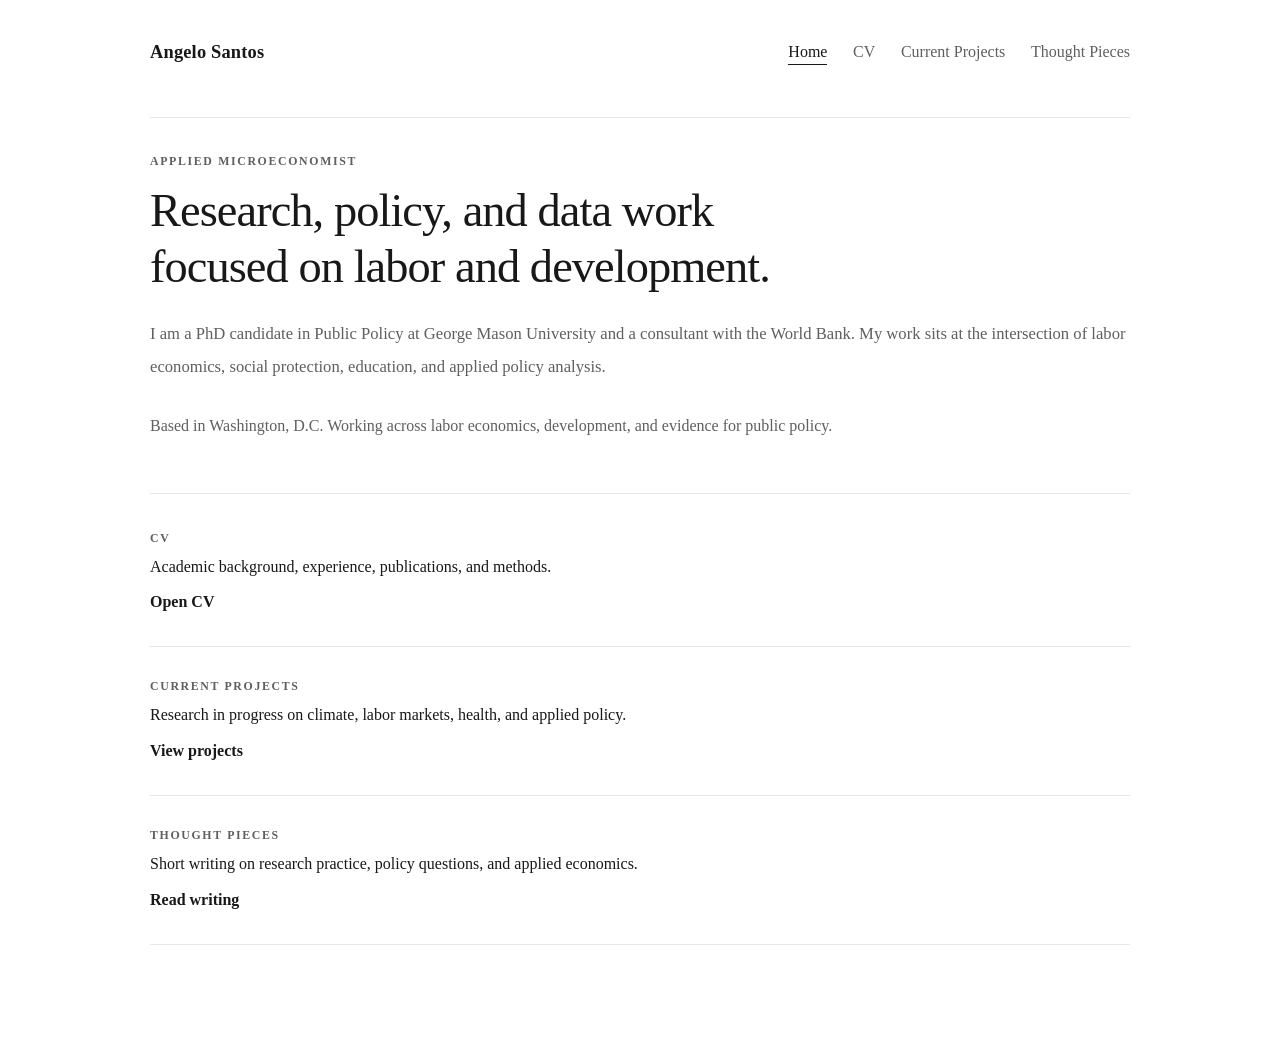
<file: index.html>
<!DOCTYPE html>
<html lang="en">
<head>
  <meta charset="UTF-8">
  <meta name="viewport" content="width=device-width, initial-scale=1.0">
  <title>Angelo Santos</title>
  <meta
    name="description"
    content="Portfolio website for Angelo Santos, applied microeconomist specializing in labor and development economics."
  >
  <link rel="stylesheet" href="styles.css">
</head>
<body>
  <div class="page-shell">
    <header class="site-header">
      <a class="brand" href="index.html">Angelo Santos</a>
      <nav class="site-nav" aria-label="Main navigation">
        <a class="active" href="index.html">Home</a>
        <a href="cv.html">CV</a>
        <a href="projects.html">Current Projects</a>
        <a href="thoughts.html">Thought Pieces</a>
      </nav>
    </header>

    <main>
      <section class="hero">
        <p class="eyebrow">Applied Microeconomist</p>
        <h1>Research, policy, and data work focused on labor and development.</h1>
        <p class="hero-copy">
          I am a PhD candidate in Public Policy at George Mason University and a consultant with the World Bank.
          My work sits at the intersection of labor economics, social protection, education, and applied policy analysis.
        </p>
        <p class="hero-note">
          Based in Washington, D.C. Working across labor economics, development, and evidence for public policy.
        </p>
      </section>

      <section class="home-links">
        <article class="home-link-item">
          <p class="section-tag">CV</p>
          <p>Academic background, experience, publications, and methods.</p>
          <a class="text-link" href="cv.html">Open CV</a>
        </article>

        <article class="home-link-item">
          <p class="section-tag">Current Projects</p>
          <p>Research in progress on climate, labor markets, health, and applied policy.</p>
          <a class="text-link" href="projects.html">View projects</a>
        </article>

        <article class="home-link-item">
          <p class="section-tag">Thought Pieces</p>
          <p>Short writing on research practice, policy questions, and applied economics.</p>
          <a class="text-link" href="thoughts.html">Read writing</a>
        </article>
      </section>
    </main>
  </div>
</body>
</html>
</file>
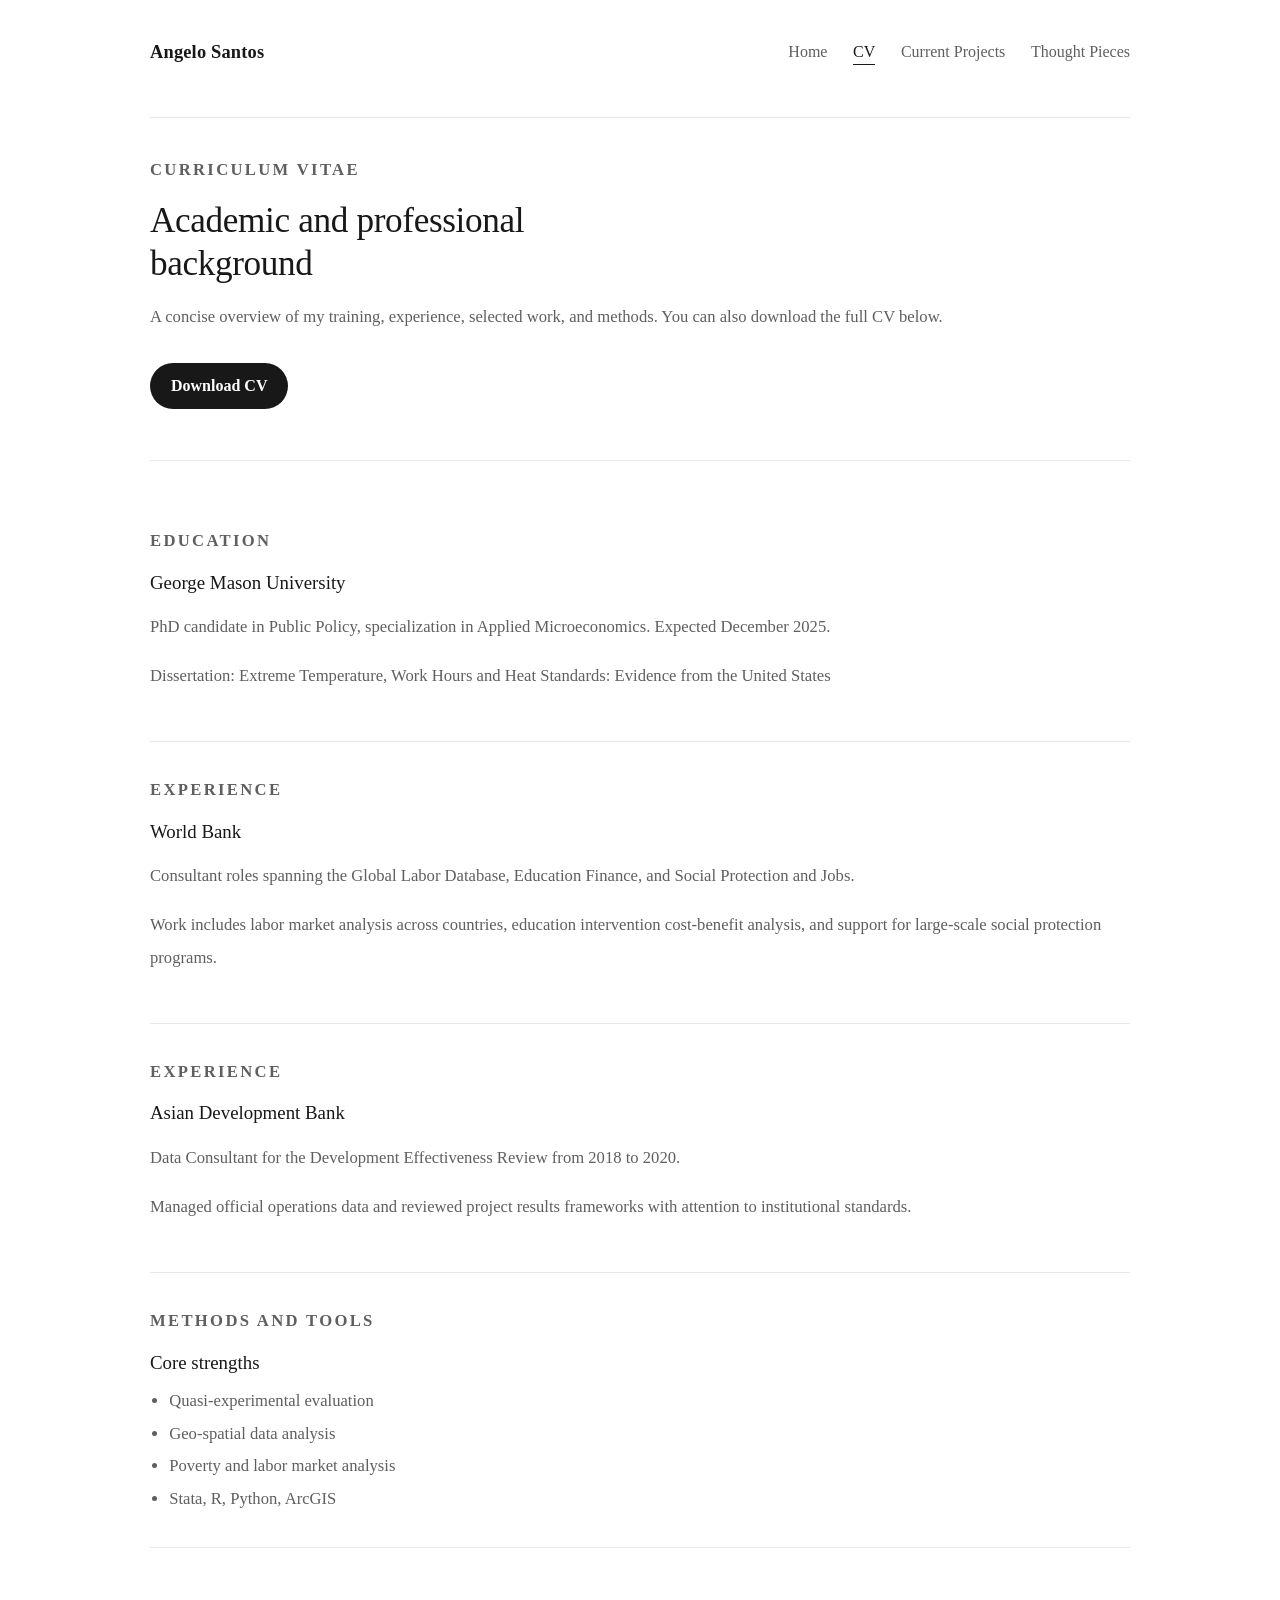
<file: cv.html>
<!DOCTYPE html>
<html lang="en">
<head>
  <meta charset="UTF-8">
  <meta name="viewport" content="width=device-width, initial-scale=1.0">
  <title>CV | Angelo Santos</title>
  <link rel="stylesheet" href="styles.css">
</head>
<body>
  <div class="page-shell">
    <header class="site-header">
      <a class="brand" href="index.html">Angelo Santos</a>
      <nav class="site-nav" aria-label="Main navigation">
        <a href="index.html">Home</a>
        <a class="active" href="cv.html">CV</a>
        <a href="projects.html">Current Projects</a>
        <a href="thoughts.html">Thought Pieces</a>
      </nav>
    </header>

    <main class="content-page">
      <section class="page-intro">
        <p class="eyebrow">Curriculum Vitae</p>
        <h1>Academic and professional background</h1>
        <p>
          A concise overview of my training, experience, selected work, and methods. You can also download the full CV below.
        </p>
        <a class="button primary" href="CV_Angelo%20Santos_Nov%205.docx">Download CV</a>
      </section>

      <section class="timeline card-stack">
        <article class="card">
          <p class="section-tag">Education</p>
          <h2>George Mason University</h2>
          <p>PhD candidate in Public Policy, specialization in Applied Microeconomics. Expected December 2025.</p>
          <p class="muted">Dissertation: Extreme Temperature, Work Hours and Heat Standards: Evidence from the United States</p>
        </article>

        <article class="card">
          <p class="section-tag">Experience</p>
          <h2>World Bank</h2>
          <p>Consultant roles spanning the Global Labor Database, Education Finance, and Social Protection and Jobs.</p>
          <p class="muted">
            Work includes labor market analysis across countries, education intervention cost-benefit analysis,
            and support for large-scale social protection programs.
          </p>
        </article>

        <article class="card">
          <p class="section-tag">Experience</p>
          <h2>Asian Development Bank</h2>
          <p>Data Consultant for the Development Effectiveness Review from 2018 to 2020.</p>
          <p class="muted">
            Managed official operations data and reviewed project results frameworks with attention to institutional standards.
          </p>
        </article>

        <article class="card">
          <p class="section-tag">Methods and tools</p>
          <h2>Core strengths</h2>
          <ul class="stats-list">
            <li>Quasi-experimental evaluation</li>
            <li>Geo-spatial data analysis</li>
            <li>Poverty and labor market analysis</li>
            <li>Stata, R, Python, ArcGIS</li>
          </ul>
        </article>
      </section>
    </main>
  </div>
</body>
</html>
</file>
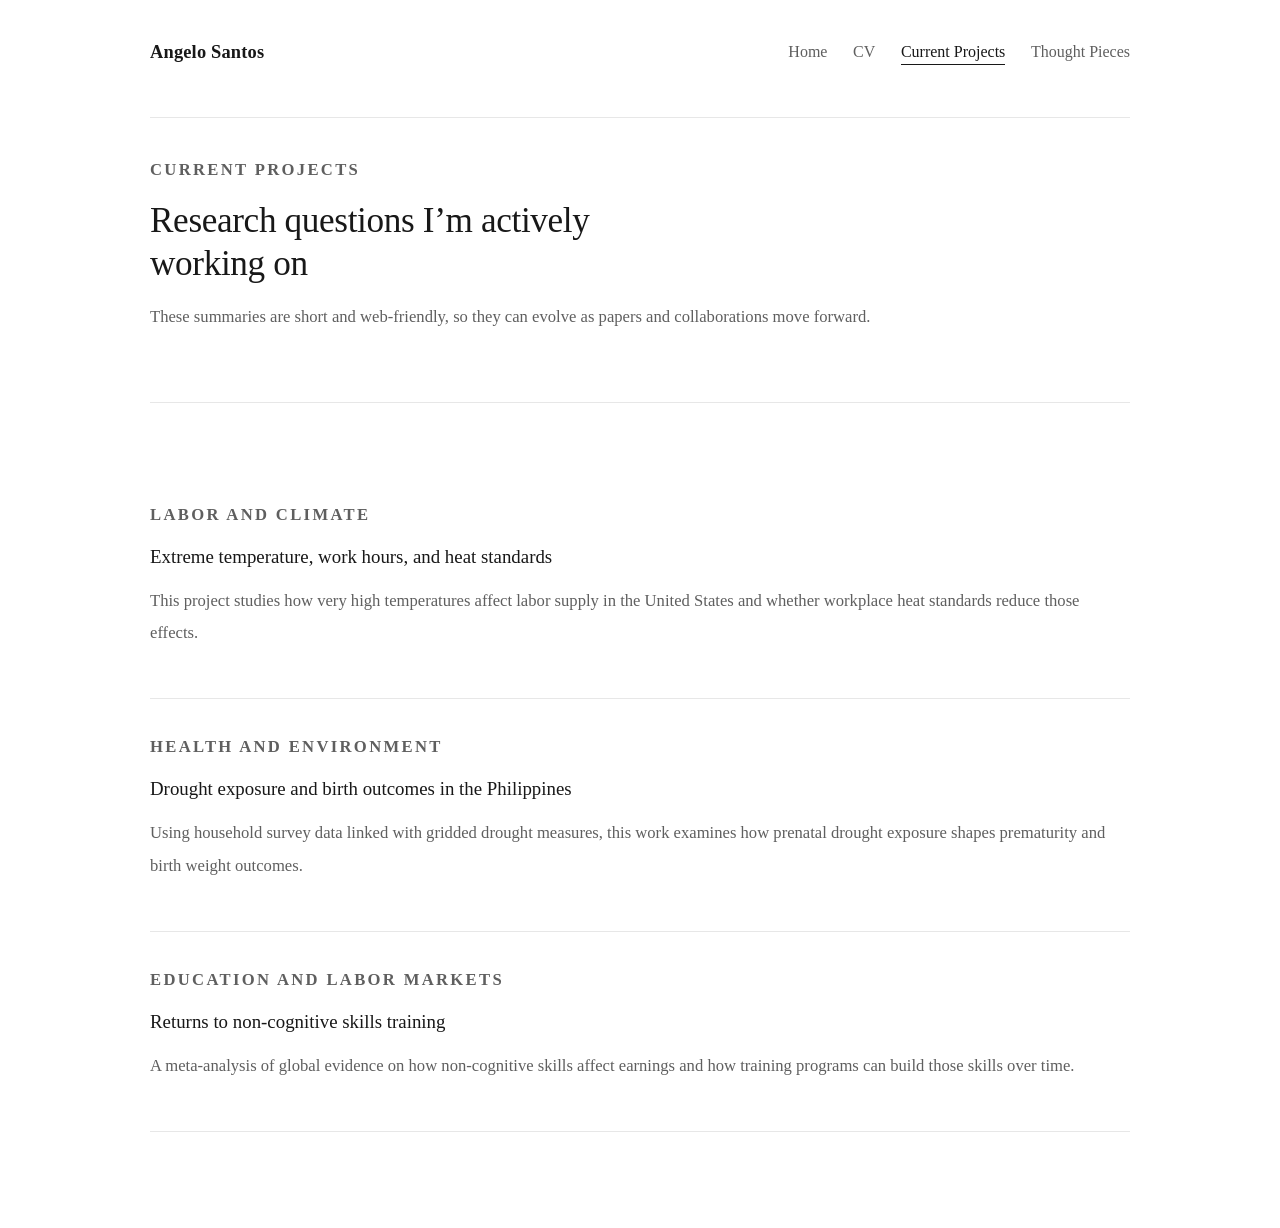
<file: projects.html>
<!DOCTYPE html>
<html lang="en">
<head>
  <meta charset="UTF-8">
  <meta name="viewport" content="width=device-width, initial-scale=1.0">
  <title>Current Projects | Angelo Santos</title>
  <link rel="stylesheet" href="styles.css">
</head>
<body>
  <div class="page-shell">
    <header class="site-header">
      <a class="brand" href="index.html">Angelo Santos</a>
      <nav class="site-nav" aria-label="Main navigation">
        <a href="index.html">Home</a>
        <a href="cv.html">CV</a>
        <a class="active" href="projects.html">Current Projects</a>
        <a href="thoughts.html">Thought Pieces</a>
      </nav>
    </header>

    <main class="content-page">
      <section class="page-intro">
        <p class="eyebrow">Current Projects</p>
        <h1>Research questions I’m actively working on</h1>
        <p>
          These summaries are short and web-friendly, so they can evolve as papers and collaborations move forward.
        </p>
      </section>

      <section class="grid card-stack">
        <article class="card">
          <p class="section-tag">Labor and climate</p>
          <h2>Extreme temperature, work hours, and heat standards</h2>
          <p>
            This project studies how very high temperatures affect labor supply in the United States and whether workplace
            heat standards reduce those effects.
          </p>
        </article>

        <article class="card">
          <p class="section-tag">Health and environment</p>
          <h2>Drought exposure and birth outcomes in the Philippines</h2>
          <p>
            Using household survey data linked with gridded drought measures, this work examines how prenatal drought
            exposure shapes prematurity and birth weight outcomes.
          </p>
        </article>

        <article class="card">
          <p class="section-tag">Education and labor markets</p>
          <h2>Returns to non-cognitive skills training</h2>
          <p>
            A meta-analysis of global evidence on how non-cognitive skills affect earnings and how training programs
            can build those skills over time.
          </p>
        </article>
      </section>
    </main>
  </div>
</body>
</html>
</file>
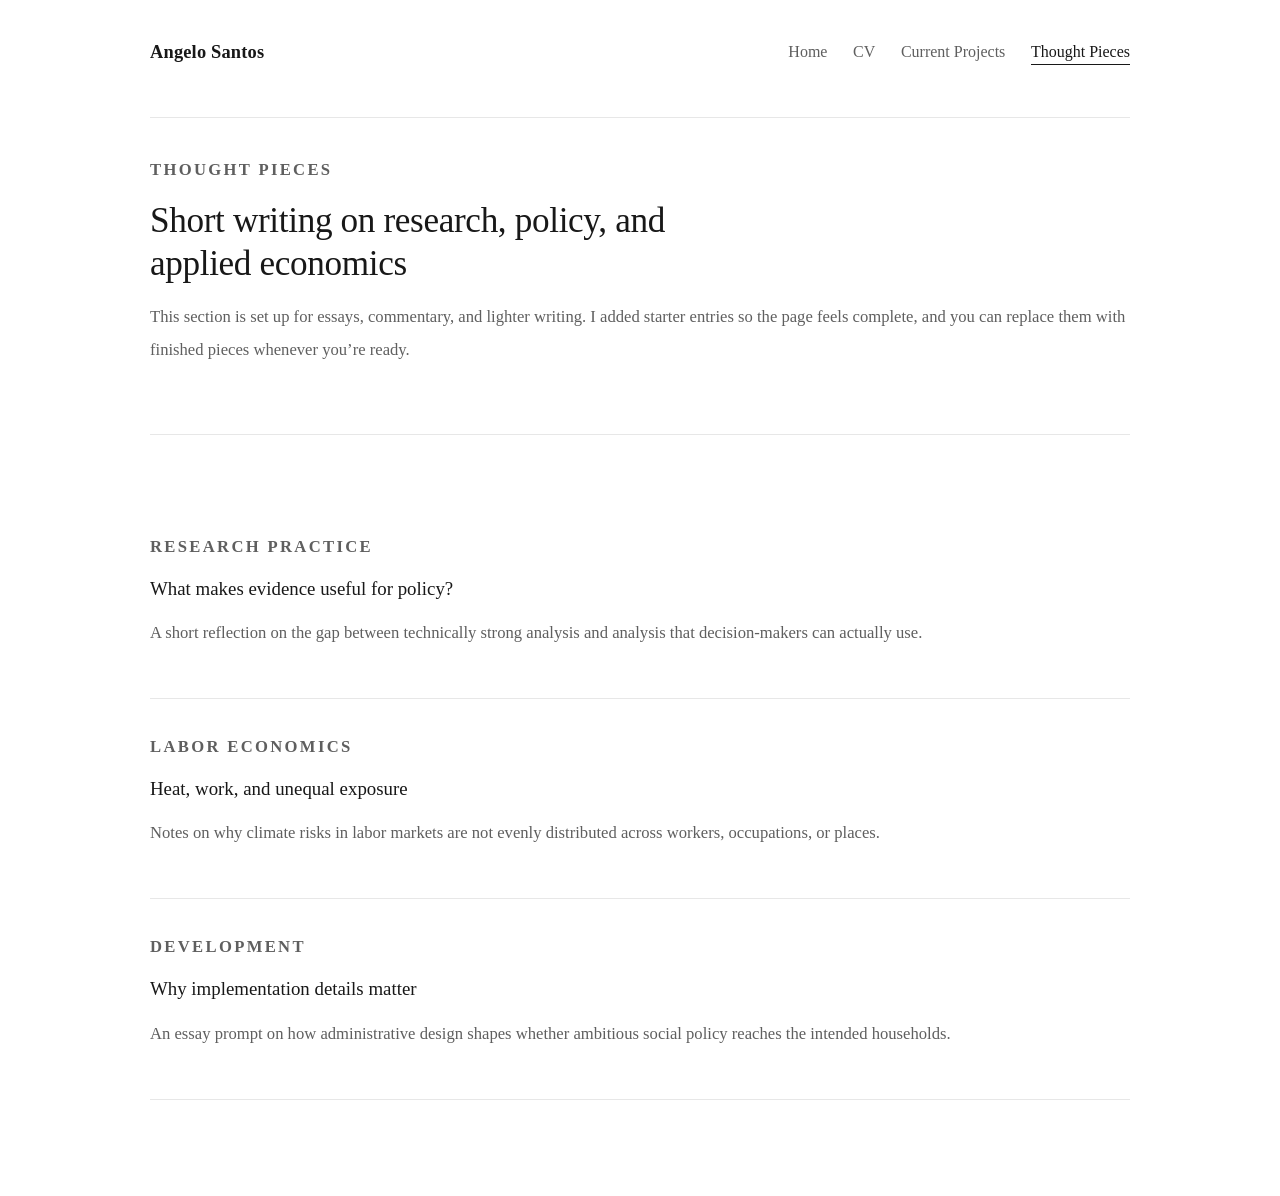
<file: thoughts.html>
<!DOCTYPE html>
<html lang="en">
<head>
  <meta charset="UTF-8">
  <meta name="viewport" content="width=device-width, initial-scale=1.0">
  <title>Thought Pieces | Angelo Santos</title>
  <link rel="stylesheet" href="styles.css">
</head>
<body>
  <div class="page-shell">
    <header class="site-header">
      <a class="brand" href="index.html">Angelo Santos</a>
      <nav class="site-nav" aria-label="Main navigation">
        <a href="index.html">Home</a>
        <a href="cv.html">CV</a>
        <a href="projects.html">Current Projects</a>
        <a class="active" href="thoughts.html">Thought Pieces</a>
      </nav>
    </header>

    <main class="content-page">
      <section class="page-intro">
        <p class="eyebrow">Thought Pieces</p>
        <h1>Short writing on research, policy, and applied economics</h1>
        <p>
          This section is set up for essays, commentary, and lighter writing. I added starter entries so the page feels complete,
          and you can replace them with finished pieces whenever you’re ready.
        </p>
      </section>

      <section class="grid card-stack">
        <article class="card">
          <p class="section-tag">Research practice</p>
          <h2>What makes evidence useful for policy?</h2>
          <p>
            A short reflection on the gap between technically strong analysis and analysis that decision-makers can actually use.
          </p>
        </article>

        <article class="card">
          <p class="section-tag">Labor economics</p>
          <h2>Heat, work, and unequal exposure</h2>
          <p>
            Notes on why climate risks in labor markets are not evenly distributed across workers, occupations, or places.
          </p>
        </article>

        <article class="card">
          <p class="section-tag">Development</p>
          <h2>Why implementation details matter</h2>
          <p>
            An essay prompt on how administrative design shapes whether ambitious social policy reaches the intended households.
          </p>
        </article>
      </section>
    </main>
  </div>
</body>
</html>
</file>
<file: styles.css>
:root {
  --bg: #ffffff;
  --surface: #ffffff;
  --text: #181818;
  --muted: #5f5f5f;
  --accent: #181818;
  --accent-dark: #000000;
  --line: rgba(24, 24, 24, 0.1);
  --content-width: 980px;
}

* {
  box-sizing: border-box;
}

html {
  scroll-behavior: smooth;
}

body {
  margin: 0;
  min-height: 100vh;
  font-family: Georgia, "Times New Roman", serif;
  color: var(--text);
  background: var(--bg);
}

a {
  color: inherit;
  text-decoration: none;
}

.page-shell {
  width: min(calc(100% - 3rem), var(--content-width));
  margin: 0 auto;
  padding: 2.5rem 0 6rem;
}

.site-header {
  display: flex;
  align-items: center;
  justify-content: space-between;
  gap: 1.5rem;
  padding: 0 0 3.25rem;
  border-bottom: 1px solid var(--line);
}

.brand {
  font-size: 1.15rem;
  font-weight: 600;
  letter-spacing: 0.01em;
}

.site-nav {
  display: flex;
  flex-wrap: wrap;
  gap: 1.6rem;
}

.site-nav a {
  padding: 0.2rem 0;
  border-bottom: 1px solid transparent;
  color: var(--muted);
  transition: color 180ms ease, border-color 180ms ease;
}

.site-nav a:hover,
.site-nav a.active {
  border-color: var(--text);
  color: var(--text);
}

.hero,
.page-intro {
  padding: 2.2rem 0 3.2rem;
  border-bottom: 1px solid var(--line);
  background: var(--surface);
}

.hero h1,
.page-intro h1,
.card h2 {
  margin: 0;
  line-height: 1.2;
}

.hero h1 {
  max-width: 30ch;
  font-size: clamp(1.7rem, 4vw, 2.9rem);
  font-weight: 500;
  letter-spacing: -0.02em;
}

.page-intro h1 {
  max-width: 30ch;
  font-size: clamp(1.55rem, 3vw, 2.2rem);
  font-weight: 500;
  letter-spacing: -0.01em;
}

.hero-copy,
.page-intro p,
.card p,
.stats-list {
  font-size: 1.04rem;
  line-height: 1.95;
  color: var(--muted);
}

.hero-copy {
  max-width: none;
  margin: 1.5rem 0 0;
}

.eyebrow,
.section-tag {
  margin: 0 0 0.9rem;
  font-size: 0.74rem;
  font-weight: 600;
  letter-spacing: 0.14em;
  text-transform: uppercase;
  color: var(--muted);
}

.button,
.text-link {
  transition: color 180ms ease, border-color 180ms ease;
}

.button {
  display: inline-flex;
  align-items: center;
  justify-content: center;
  min-height: 46px;
  padding: 0.8rem 1.25rem;
  border: 1px solid var(--line);
  border-radius: 999px;
  font-weight: 600;
}

.button.primary {
  background: var(--text);
  color: #ffffff;
}

.button.primary:hover {
  background: var(--accent-dark);
}

.button.secondary {
  background: transparent;
}

.button.secondary:hover,
.text-link:hover {
  color: var(--accent-dark);
}

.grid {
  display: grid;
  gap: 0;
  margin-top: 2rem;
}

.two-column {
  grid-template-columns: repeat(2, minmax(0, 1fr));
}

.three-column {
  grid-template-columns: repeat(3, minmax(0, 1fr));
}

.card-stack {
  grid-template-columns: 1fr;
}

.card {
  padding: 2rem 0;
  border-bottom: 1px solid var(--line);
  background: var(--surface);
}

.card h2 {
  margin-bottom: 0.7rem;
  font-size: 1.18rem;
  font-weight: 500;
}

.stats-list {
  margin: 0;
  padding-left: 1.2rem;
}

.muted {
  color: var(--muted);
}

.content-page {
  display: grid;
  gap: 2rem;
}

.text-link {
  color: var(--accent);
  font-weight: 600;
}

.page-intro .button {
  margin-top: 0.75rem;
}

.hero-note {
  max-width: none;
  margin: 1.75rem 0 0;
  font-size: 1rem;
  line-height: 1.9;
  color: var(--muted);
}

.home-links {
  display: grid;
  gap: 0;
  margin-top: 0.3rem;
}

.home-link-item {
  padding: 2rem 0 2.2rem;
  border-bottom: 1px solid var(--line);
}

.home-link-item p {
  margin: 0 0 0.75rem;
}

.home-link-item .text-link {
  display: inline-block;
  margin-top: 0.35rem;
}

@media (max-width: 860px) {
  .page-shell {
    width: min(calc(100% - 2rem), var(--content-width));
    padding: 1.5rem 0 4rem;
  }

  .site-header {
    flex-direction: column;
    align-items: flex-start;
    gap: 0.9rem;
    padding-bottom: 2rem;
  }

  .site-nav {
    gap: 1rem;
  }

  .hero,
  .page-intro {
    padding: 1.75rem 0 2.3rem;
  }

  .hero h1 {
    max-width: 16ch;
  }

  .card {
    padding: 1.5rem 0;
  }

  .home-links {
    margin-top: 1.75rem;
  }

  .home-link-item {
    padding: 1.5rem 0 1.7rem;
  }

  .two-column,
  .three-column {
    grid-template-columns: 1fr;
  }
}
</file>
